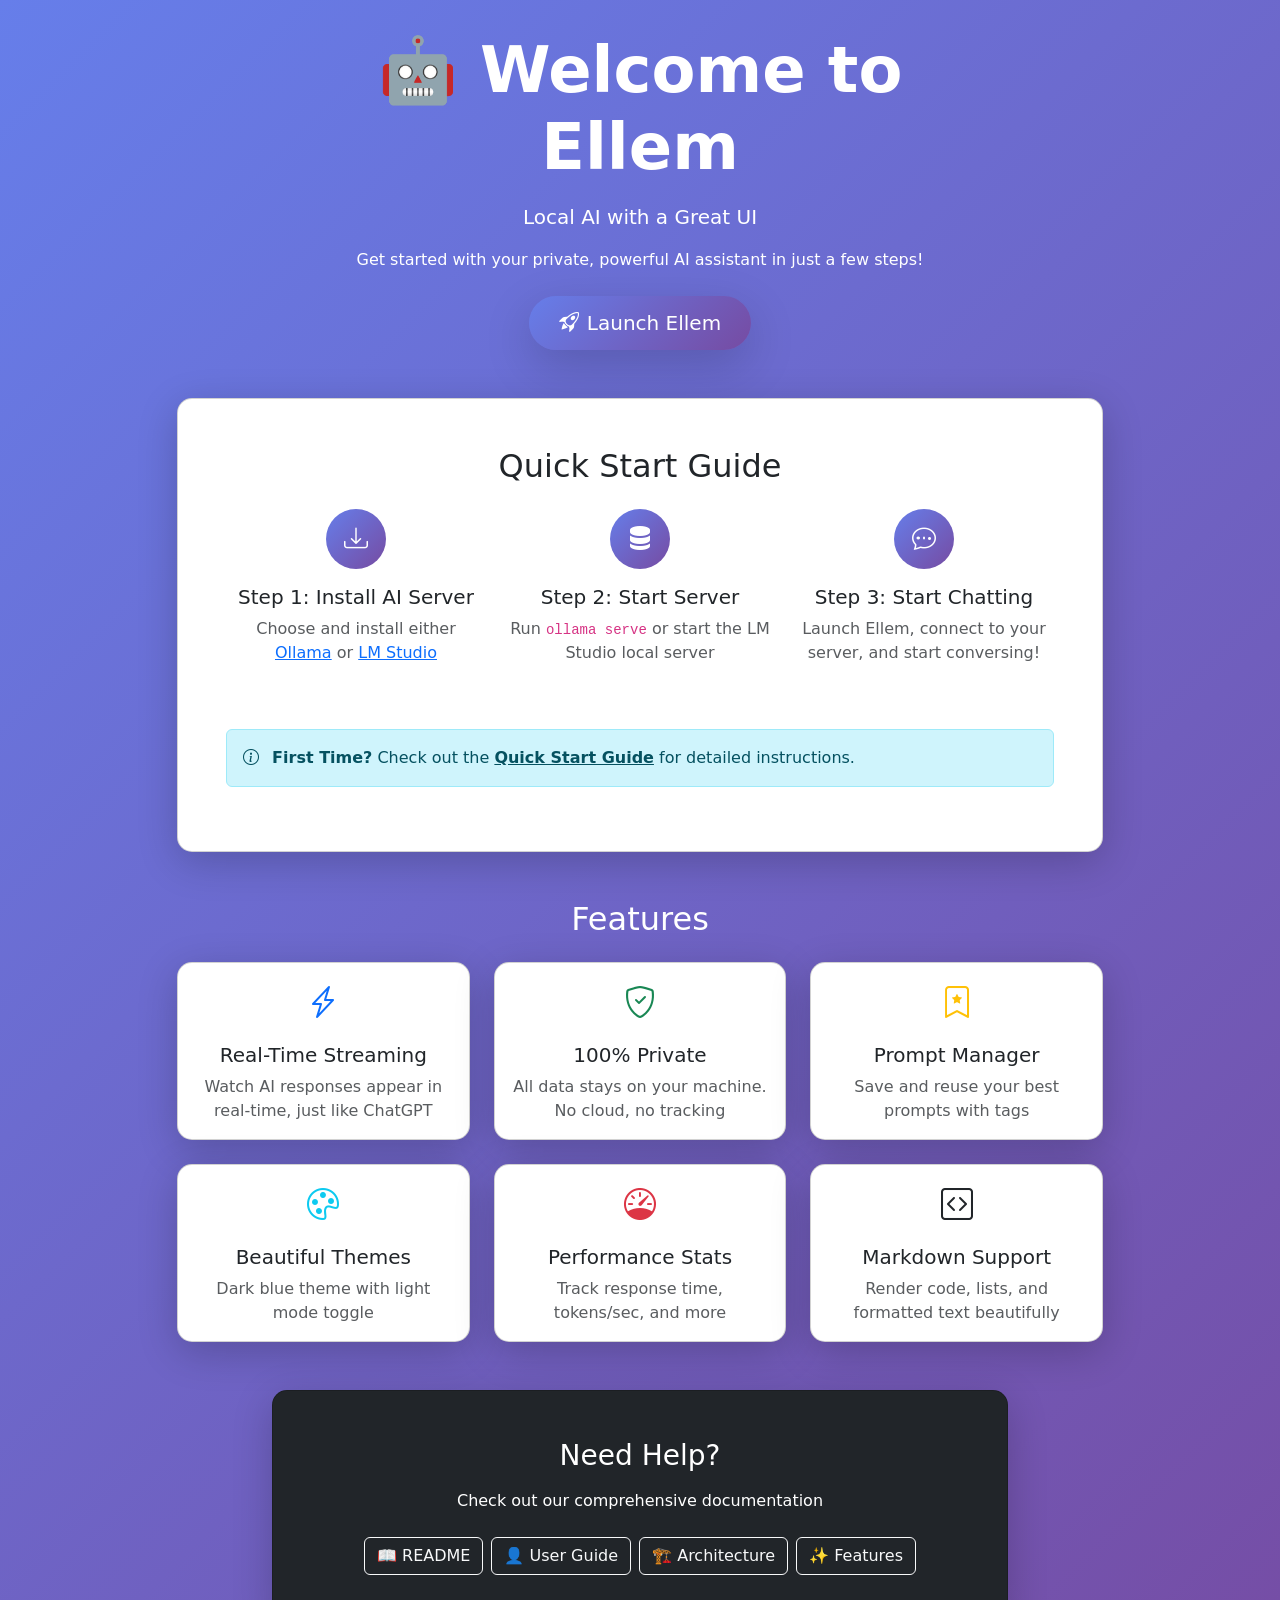
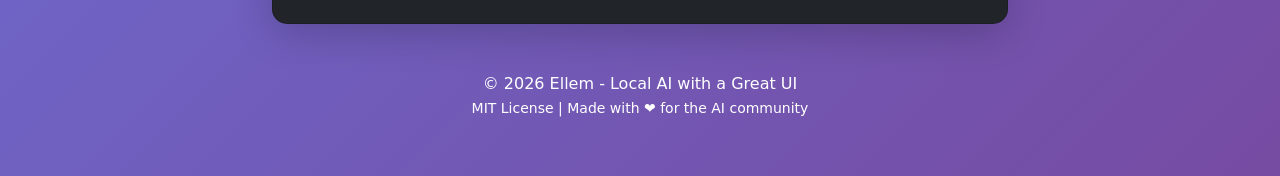
<file: getting-started.html>
<!DOCTYPE html>
<html lang="en">
<head>
    <meta charset="UTF-8">
    <meta name="viewport" content="width=device-width, initial-scale=1.0">
    <title>Ellem - Getting Started</title>
    <link href="https://cdn.jsdelivr.net/npm/bootstrap@5.3.0/dist/css/bootstrap.min.css" rel="stylesheet">
    <link rel="stylesheet" href="https://cdn.jsdelivr.net/npm/bootstrap-icons@1.11.0/font/bootstrap-icons.css">
    <style>
        body {
            background: linear-gradient(135deg, #667eea 0%, #764ba2 100%);
            min-height: 100vh;
            padding: 2rem 0;
        }
        .card {
            border-radius: 15px;
            box-shadow: 0 10px 40px rgba(0,0,0,0.2);
        }
        .step-icon {
            width: 60px;
            height: 60px;
            background: linear-gradient(135deg, #667eea 0%, #764ba2 100%);
            border-radius: 50%;
            display: flex;
            align-items: center;
            justify-content: center;
            color: white;
            font-size: 1.5rem;
            margin-bottom: 1rem;
        }
        .btn-primary {
            background: linear-gradient(135deg, #667eea 0%, #764ba2 100%);
            border: none;
            padding: 12px 30px;
            border-radius: 50px;
        }
        .btn-primary:hover {
            transform: translateY(-2px);
            box-shadow: 0 5px 15px rgba(102, 126, 234, 0.4);
        }
        .feature-card {
            transition: transform 0.3s;
            cursor: pointer;
        }
        .feature-card:hover {
            transform: translateY(-5px);
        }
    </style>
</head>
<body>
    <div class="container">
        <div class="row justify-content-center mb-5">
            <div class="col-lg-8 text-center text-white">
                <h1 class="display-3 fw-bold mb-3">🤖 Welcome to Ellem</h1>
                <p class="lead">Local AI with a Great UI</p>
                <p class="mb-4">Get started with your private, powerful AI assistant in just a few steps!</p>
                <a href="index.html" class="btn btn-primary btn-lg shadow-lg">
                    <i class="bi bi-rocket-takeoff me-2"></i>Launch Ellem
                </a>
            </div>
        </div>

        <div class="row justify-content-center mb-5">
            <div class="col-lg-10">
                <div class="card">
                    <div class="card-body p-5">
                        <h2 class="card-title mb-4 text-center">Quick Start Guide</h2>
                        
                        <div class="row">
                            <div class="col-md-4 mb-4">
                                <div class="text-center">
                                    <div class="step-icon mx-auto">
                                        <i class="bi bi-download"></i>
                                    </div>
                                    <h5>Step 1: Install AI Server</h5>
                                    <p class="text-muted">Choose and install either <a href="https://ollama.ai" target="_blank">Ollama</a> or <a href="https://lmstudio.ai" target="_blank">LM Studio</a></p>
                                </div>
                            </div>
                            <div class="col-md-4 mb-4">
                                <div class="text-center">
                                    <div class="step-icon mx-auto">
                                        <i class="bi bi-server"></i>
                                    </div>
                                    <h5>Step 2: Start Server</h5>
                                    <p class="text-muted">Run <code>ollama serve</code> or start the LM Studio local server</p>
                                </div>
                            </div>
                            <div class="col-md-4 mb-4">
                                <div class="text-center">
                                    <div class="step-icon mx-auto">
                                        <i class="bi bi-chat-dots"></i>
                                    </div>
                                    <h5>Step 3: Start Chatting</h5>
                                    <p class="text-muted">Launch Ellem, connect to your server, and start conversing!</p>
                                </div>
                            </div>
                        </div>

                        <div class="alert alert-info mt-4">
                            <i class="bi bi-info-circle me-2"></i>
                            <strong>First Time?</strong> Check out the <a href="QUICKSTART.md" class="alert-link">Quick Start Guide</a> for detailed instructions.
                        </div>
                    </div>
                </div>
            </div>
        </div>

        <div class="row justify-content-center mb-5">
            <div class="col-lg-10">
                <h2 class="text-white text-center mb-4">Features</h2>
                <div class="row g-4">
                    <div class="col-md-4">
                        <div class="card feature-card h-100">
                            <div class="card-body text-center">
                                <i class="bi bi-lightning-charge text-primary" style="font-size: 2rem;"></i>
                                <h5 class="card-title mt-3">Real-Time Streaming</h5>
                                <p class="card-text text-muted">Watch AI responses appear in real-time, just like ChatGPT</p>
                            </div>
                        </div>
                    </div>
                    <div class="col-md-4">
                        <div class="card feature-card h-100">
                            <div class="card-body text-center">
                                <i class="bi bi-shield-check text-success" style="font-size: 2rem;"></i>
                                <h5 class="card-title mt-3">100% Private</h5>
                                <p class="card-text text-muted">All data stays on your machine. No cloud, no tracking</p>
                            </div>
                        </div>
                    </div>
                    <div class="col-md-4">
                        <div class="card feature-card h-100">
                            <div class="card-body text-center">
                                <i class="bi bi-bookmark-star text-warning" style="font-size: 2rem;"></i>
                                <h5 class="card-title mt-3">Prompt Manager</h5>
                                <p class="card-text text-muted">Save and reuse your best prompts with tags</p>
                            </div>
                        </div>
                    </div>
                    <div class="col-md-4">
                        <div class="card feature-card h-100">
                            <div class="card-body text-center">
                                <i class="bi bi-palette text-info" style="font-size: 2rem;"></i>
                                <h5 class="card-title mt-3">Beautiful Themes</h5>
                                <p class="card-text text-muted">Dark blue theme with light mode toggle</p>
                            </div>
                        </div>
                    </div>
                    <div class="col-md-4">
                        <div class="card feature-card h-100">
                            <div class="card-body text-center">
                                <i class="bi bi-speedometer text-danger" style="font-size: 2rem;"></i>
                                <h5 class="card-title mt-3">Performance Stats</h5>
                                <p class="card-text text-muted">Track response time, tokens/sec, and more</p>
                            </div>
                        </div>
                    </div>
                    <div class="col-md-4">
                        <div class="card feature-card h-100">
                            <div class="card-body text-center">
                                <i class="bi bi-code-square text-purple" style="font-size: 2rem;"></i>
                                <h5 class="card-title mt-3">Markdown Support</h5>
                                <p class="card-text text-muted">Render code, lists, and formatted text beautifully</p>
                            </div>
                        </div>
                    </div>
                </div>
            </div>
        </div>

        <div class="row justify-content-center">
            <div class="col-lg-8 text-center">
                <div class="card bg-dark text-white">
                    <div class="card-body p-5">
                        <h3 class="mb-3">Need Help?</h3>
                        <p class="mb-4">Check out our comprehensive documentation</p>
                        <div class="d-flex gap-2 justify-content-center flex-wrap">
                            <a href="README.md" class="btn btn-outline-light">📖 README</a>
                            <a href="USER_GUIDE.md" class="btn btn-outline-light">👤 User Guide</a>
                            <a href="ARCHITECTURE.md" class="btn btn-outline-light">🏗️ Architecture</a>
                            <a href="FEATURES.md" class="btn btn-outline-light">✨ Features</a>
                        </div>
                    </div>
                </div>
            </div>
        </div>
    </div>

    <footer class="text-white text-center mt-5 pb-4">
        <p class="mb-0">&copy; 2026 Ellem - Local AI with a Great UI</p>
        <p class="mb-0"><small>MIT License | Made with ❤️ for the AI community</small></p>
    </footer>

    <script src="https://cdn.jsdelivr.net/npm/bootstrap@5.3.0/dist/js/bootstrap.bundle.min.js"></script>
</body>
</html>
</file>
